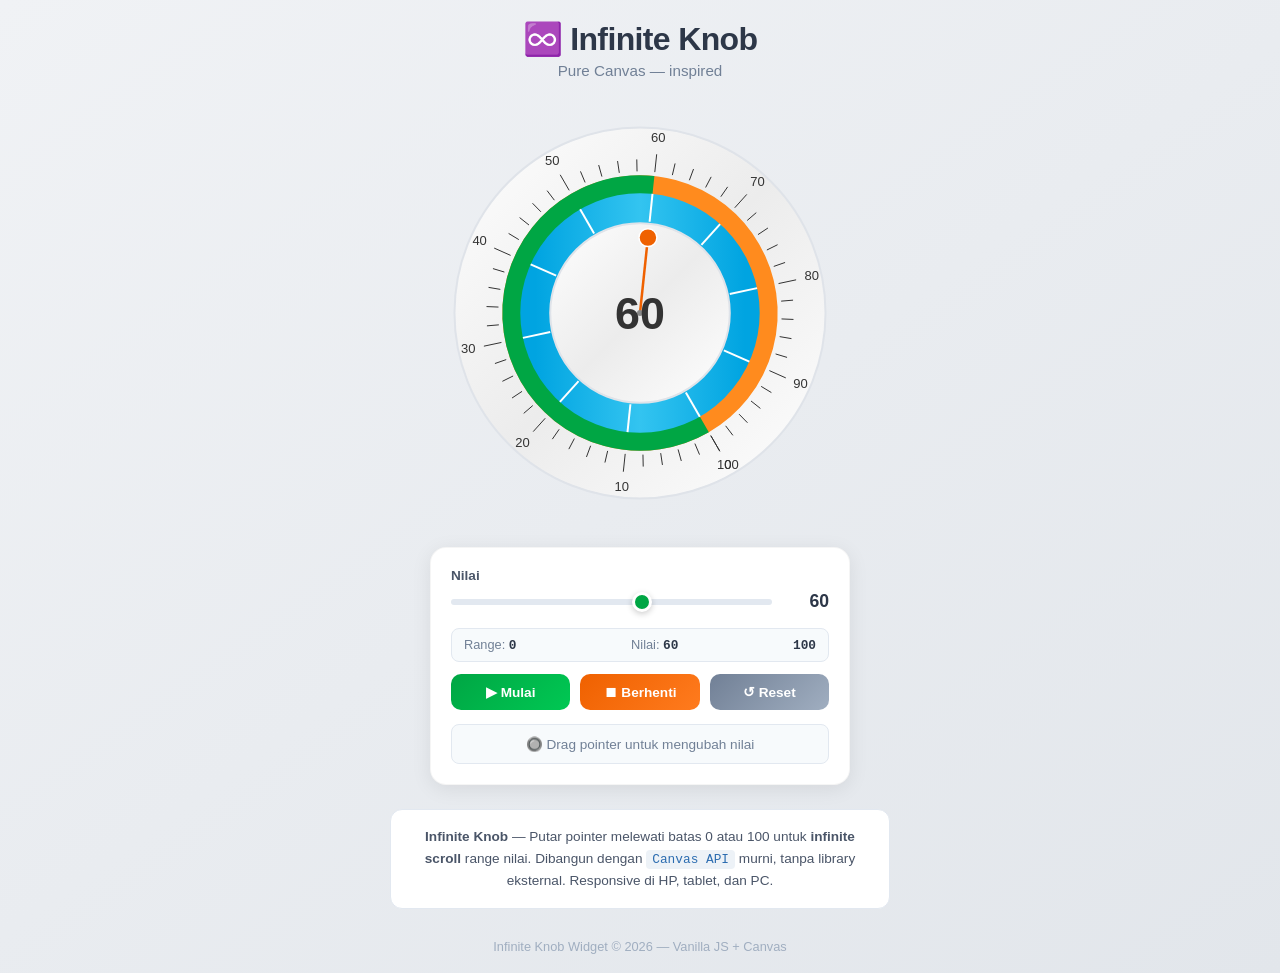
<file: index.html>
<!DOCTYPE html>
<html lang="id">
<head>
    <meta charset="UTF-8">
    <meta name="viewport" content="width=device-width, initial-scale=1.0, user-scalable=no">
    <title>Infinite Knob - Pure Canvas</title>

    <!-- Knob Widget CSS -->
    <link rel="stylesheet" href="asset/knob/knob.css">

    <!-- Main App CSS -->
    <link rel="stylesheet" href="asset/web/main.css">
</head>
<body>

    <h1>♾️ Infinite Knob</h1>
    <p class="subtitle">Pure Canvas — inspired </p>

    <div class="demo-container">
        <!-- Knob Container -->
        <div class="knob-wrap">
            <div id="knob-container"></div>
        </div>

        <!-- Controls Panel -->
        <div class="controls-panel">
            <label for="value-slider">Nilai</label>
            <div class="slider-row">
                <input type="range" id="value-slider" min="0" max="100" value="60">
                <span class="slider-value" id="slider-value">60</span>
            </div>

            <!-- Range Info -->
            <div class="range-info">
                <span><span class="label">Range:</span> <span class="value" id="range-min">0</span></span>
                <span><span class="label">Nilai:</span> <span class="value" id="current-value">60</span></span>
                <span><span class="value" id="range-max">100</span></span>
            </div>

            <!-- Buttons -->
            <div class="button-group">
                <button class="btn-start" id="btn-start">▶ Mulai</button>
                <button class="btn-stop" id="btn-stop">⏹ Berhenti</button>
                <button class="btn-reset" id="btn-reset">↺ Reset</button>
            </div>

            <!-- Status -->
            <div class="status-info" id="status-text">
                🔘 Drag pointer untuk mengubah nilai
            </div>
        </div>

        <!-- Description -->
        <div class="description">
            <strong>Infinite Knob</strong> — Putar pointer melewati batas 0 atau 100 untuk 
            <strong>infinite scroll</strong> range nilai. Dibangun dengan <code>Canvas API</code> 
            murni, tanpa library eksternal. Responsive di HP, tablet, dan PC.
        </div>
    </div>

    <footer>Infinite Knob Widget &copy; 2026 &mdash; Vanilla JS + Canvas</footer>

    <!-- Knob Widget JS -->
    <script src="asset/knob/knob.js"></script>

    <!-- Main App JS -->
    <script src="asset/web/main.js"></script>

</body>
</html>
</file>
<file: asset/knob/knob.css>
/* ============================================================
   knob.css - Infinite Knob Widget Styles
   ============================================================ */

/* Container utama */
.knob-infinite-wrapper {
    position: relative;
    display: inline-flex;
    justify-content: center;
    align-items: center;
    width: 100%;
    max-width: 500px;
    aspect-ratio: 1 / 1;
    box-sizing: border-box;
}

.knob-infinite-wrapper canvas {
    display: block;
    width: 100%;
    height: 100%;
}

/* Value display di tengah */
.knob-value-display {
    position: absolute;
    top: 50%;
    left: 50%;
    transform: translate(-50%, -50%);
    text-align: center;
    pointer-events: none;
    z-index: 10;
    user-select: none;
}

.knob-value-text {
    display: block;
    font-family: 'Segoe UI', Tahoma, Geneva, Verdana, sans-serif;
    font-size: 2.5rem;
    font-weight: 700;
    color: #333;
    line-height: 1;
}

.knob-value-unit {
    display: block;
    font-family: 'Segoe UI', Tahoma, Geneva, Verdana, sans-serif;
    font-size: 0.85rem;
    font-weight: 500;
    color: #888;
    margin-top: 2px;
    letter-spacing: 0.1em;
}

/* Responsive: ukuran font value display */
@media (max-width: 480px) {
    .knob-value-text {
        font-size: 1.8rem;
    }
    .knob-value-unit {
        font-size: 0.7rem;
    }
}

@media (min-width: 768px) and (max-width: 1024px) {
    .knob-value-text {
        font-size: 2.2rem;
    }
}

@media (min-width: 1025px) {
    .knob-value-text {
        font-size: 2.8rem;
    }
}
</file>
<file: asset/web/main.css>
/* ============================================================
   main.css - Halaman demo Infinite Knob
   ============================================================ */

* {
    margin: 0;
    padding: 0;
    box-sizing: border-box;
}

body {
    font-family: 'Segoe UI', Tahoma, Geneva, Verdana, sans-serif;
    display: flex;
    flex-direction: column;
    align-items: center;
    min-height: 100vh;
    background: linear-gradient(145deg, #f0f2f5 0%, #e2e6eb 100%);
    color: #333;
    padding: 20px;
}

h1 {
    font-size: 1.8rem;
    font-weight: 700;
    color: #2d3748;
    margin-bottom: 4px;
    letter-spacing: -0.02em;
}

.subtitle {
    font-size: 0.95rem;
    color: #718096;
    margin-bottom: 24px;
    text-align: center;
}

/* Container demo */
.demo-container {
    display: flex;
    flex-direction: column;
    align-items: center;
    width: 100%;
    max-width: 500px;
}

/* Wrapper knob - responsive menggunakan aspect-ratio via CSS */
.knob-wrap {
    width: 100%;
    max-width: 400px;
    margin: 0 auto;
}

/* Panel kontrol */
.controls-panel {
    width: 100%;
    max-width: 400px;
    background: #ffffff;
    border-radius: 16px;
    padding: 20px;
    margin-top: 20px;
    box-shadow: 0 4px 20px rgba(0, 0, 0, 0.08);
    border: 1px solid rgba(0,0,0,0.04);
}

.controls-panel label {
    display: block;
    font-size: 0.85rem;
    font-weight: 600;
    color: #4a5568;
    margin-bottom: 8px;
}

.slider-row {
    display: flex;
    align-items: center;
    gap: 12px;
    margin-bottom: 16px;
}

.slider-row input[type="range"] {
    flex: 1;
    -webkit-appearance: none;
    appearance: none;
    height: 6px;
    background: #e2e8f0;
    border-radius: 3px;
    outline: none;
    cursor: pointer;
}

.slider-row input[type="range"]::-webkit-slider-thumb {
    -webkit-appearance: none;
    appearance: none;
    width: 20px;
    height: 20px;
    border-radius: 50%;
    background: #00a644;
    cursor: pointer;
    border: 3px solid #fff;
    box-shadow: 0 2px 6px rgba(0,0,0,0.2);
}

.slider-row input[type="range"]::-moz-range-thumb {
    width: 20px;
    height: 20px;
    border-radius: 50%;
    background: #00a644;
    cursor: pointer;
    border: 3px solid #fff;
    box-shadow: 0 2px 6px rgba(0,0,0,0.2);
}

.slider-value {
    font-size: 1.1rem;
    font-weight: 700;
    color: #2d3748;
    min-width: 45px;
    text-align: right;
}

/* Button group */
.button-group {
    display: flex;
    gap: 10px;
    flex-wrap: wrap;
}

.button-group button {
    flex: 1;
    min-width: 80px;
    padding: 10px 16px;
    border: none;
    border-radius: 10px;
    font-size: 0.85rem;
    font-weight: 600;
    cursor: pointer;
    transition: all 0.2s;
    color: #fff;
}

.button-group button:active {
    transform: scale(0.96);
}

.btn-start {
    background: linear-gradient(135deg, #00a644, #00c853);
}

.btn-stop {
    background: linear-gradient(135deg, #ef6100, #ff7b1e);
}

.btn-reset {
    background: linear-gradient(135deg, #718096, #a0aec0);
    color: #fff;
}

/* Info */
.status-info {
    text-align: center;
    font-size: 0.85rem;
    color: #718096;
    margin-top: 14px;
    padding: 10px;
    background: #f7fafc;
    border-radius: 8px;
    border: 1px solid #e2e8f0;
    min-height: 40px;
    display: flex;
    align-items: center;
    justify-content: center;
}

.status-info .highlight {
    font-weight: 700;
    color: #2d3748;
}

/* Range info */
.range-info {
    display: flex;
    justify-content: space-between;
    align-items: center;
    margin-bottom: 12px;
    padding: 8px 12px;
    background: #f7fafc;
    border-radius: 8px;
    border: 1px solid #e2e8f0;
    font-size: 0.8rem;
}

.range-info .label {
    color: #718096;
    font-weight: 500;
}

.range-info .value {
    font-weight: 700;
    color: #2d3748;
    font-family: 'Courier New', monospace;
}

/* Deskripsi */
.description {
    max-width: 500px;
    text-align: center;
    margin-top: 24px;
    padding: 16px 20px;
    background: #ffffff;
    border-radius: 12px;
    border: 1px solid #e2e8f0;
    font-size: 0.85rem;
    color: #4a5568;
    line-height: 1.6;
}

.description code {
    background: #edf2f7;
    padding: 2px 6px;
    border-radius: 4px;
    font-size: 0.8rem;
    color: #2b6cb0;
}

/* Footer */
footer {
    margin-top: 30px;
    font-size: 0.8rem;
    color: #a0aec0;
}

/* ============================================
   RESPONSIVE
   ============================================ */

/* Mobile (HP) - < 480px */
@media (max-width: 480px) {
    body {
        padding: 12px;
    }

    h1 {
        font-size: 1.4rem;
    }

    .subtitle {
        font-size: 0.8rem;
        margin-bottom: 16px;
    }

    .controls-panel {
        padding: 14px;
        border-radius: 12px;
    }

    .button-group button {
        font-size: 0.8rem;
        padding: 8px 12px;
        min-width: 70px;
    }

    .status-info {
        font-size: 0.78rem;
        padding: 8px;
    }

    .range-info {
        font-size: 0.75rem;
        padding: 6px 10px;
    }

    .description {
        font-size: 0.8rem;
        padding: 12px 14px;
        margin-top: 16px;
    }
}

/* Tablet - 481px - 1024px */
@media (min-width: 481px) and (max-width: 1024px) {
    .knob-wrap {
        max-width: 350px;
    }

    .controls-panel {
        max-width: 350px;
    }

    h1 {
        font-size: 1.6rem;
    }
}

/* Desktop - > 1024px */
@media (min-width: 1025px) {
    .knob-wrap {
        max-width: 420px;
    }

    .controls-panel {
        max-width: 420px;
    }

    h1 {
        font-size: 2rem;
    }
}
</file>
